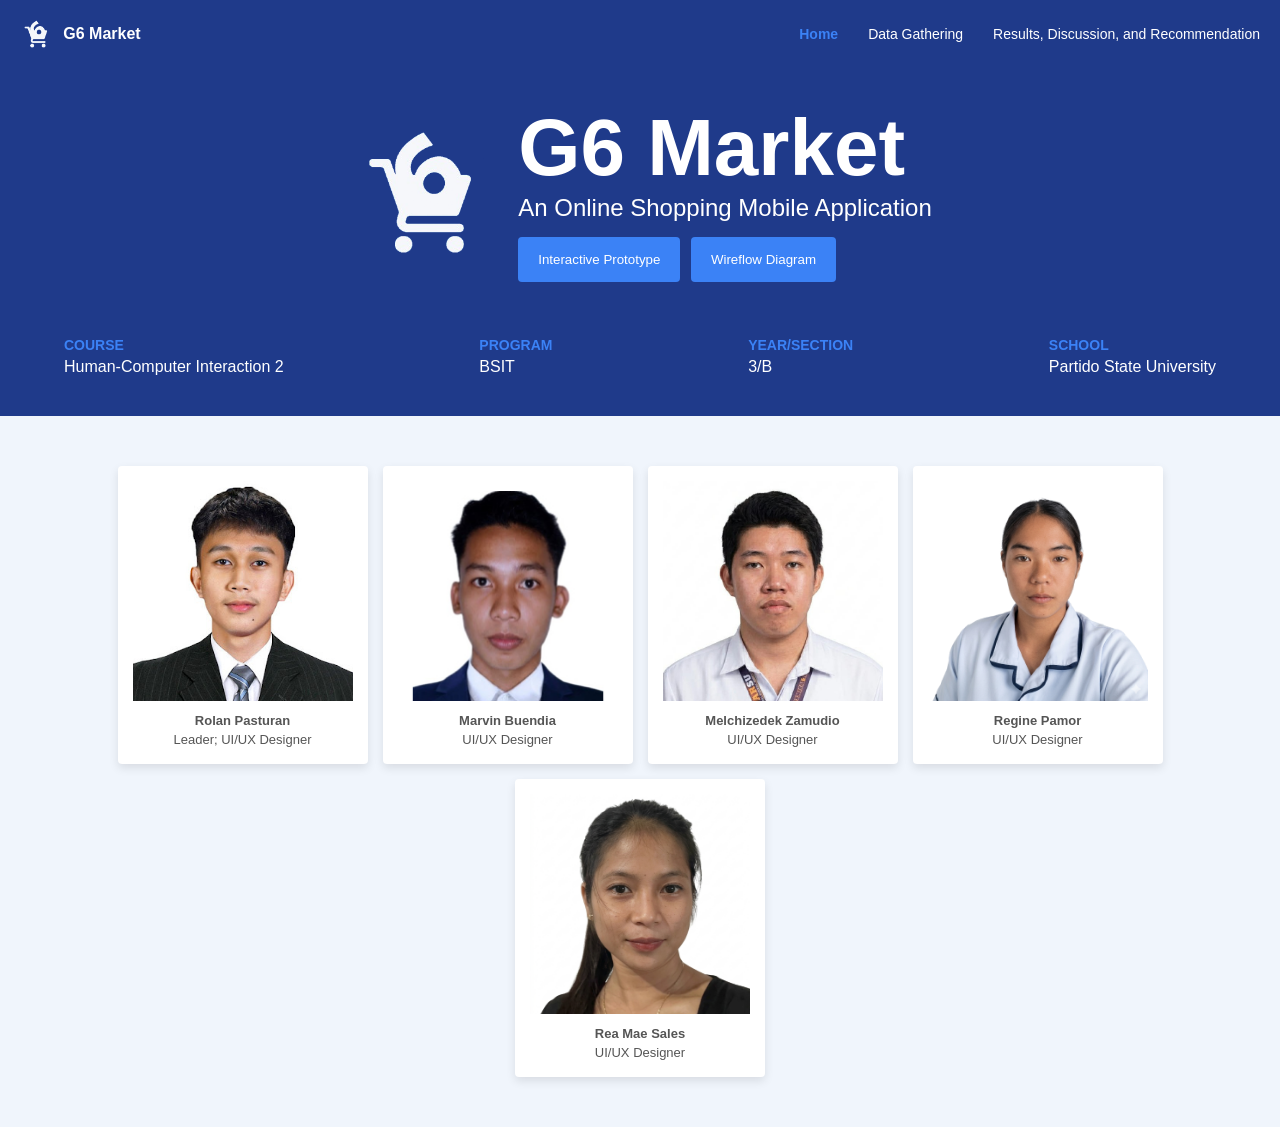
<file: index.html>
<!DOCTYPE html>
<html lang="en">
<head>
    <meta charset="UTF-8">
    <meta name="viewport" content="width=device-width, initial-scale=1.0">
    <title>Home Page G6 Market</title>
    <link rel="stylesheet" href="css/global.css">
    <link rel="stylesheet" href="css/navigationBar.css">
    <link rel="stylesheet" href="css/homepage.css">
</head>
<body>
    <nav>
        <img class="logo" src="images/logo.png">
        <p>G6 Market</p>
        <div class="navbarLinksDiv">
            <a class="HomePage" href="index.html">Home</a>
            <a href="DataGather.html">Data Gathering</a>
            <a href="RDR.html">Results, Discussion, and Recommendation</a>
        </div>
    </nav>

    <div class="containerNaBlueDakula">
        <div class="logoContainerDiv">
            <img src="images/Screenshot_2026-04-14_160748-removebg-preview.png" alt="Logo">
            <div class="prototypeNameDiv">
                <h1>G6 Market</h1>
                <h2>An Online Shopping Mobile Application</h2>
                <a href="https://www.figma.com/proto/oOe07nW4ekujwoCvl5B0O4/Group6-midterm-Project?page-id=0%3A1&node-id=15-67&p=f&viewport=112%2C79%2C0.06&t=UIDznqqWSfPGQ8WP-1&scaling=scale-down&content-scaling=fixed&starting-point-node-id=15%3A67&show-proto-sidebar=1" target="_blank"><Button>Interactive Prototype</Button></a>
                <a href="https://www.figma.com/design/oOe07nW4ekujwoCvl5B0O4/Group6-midterm-Project?node-id=0-1&t=QYbn51VcJAbDunTR-1" target="_blank"><button>Wireflow Diagram</button></a>
            </div>
        </div>
    </div>

    <div class="miniBlueDiv">
        <div class="infoGroup">
            <div class="infoItem">
                <p class="label">COURSE</p>
                <p>Human-Computer Interaction 2</p>
            </div>
            <div class="infoItem">
                <p class="label">PROGRAM</p>
                <p>BSIT</p>
            </div>
            <div class="infoItem">
                <p class="label">YEAR/SECTION</p>
                <p>3/B</p>
            </div>
            <div class="infoItem">
                <p class="label">SCHOOL</p>
                <p>Partido State University</p>
            </div>
        </div>
    </div>
        
    <div class="photoMainContainer">
        <div class="photoANDNameContainer">
            <img class="ProfilePic" src="images/ron.jpg">
            <p class="name">Rolan Pasturan</p>
            <p>Leader; UI/UX Designer</p>
        </div>
        <div class="photoANDNameContainer">
            <img class="ProfilePic" src="images/marvin.png">
            <p class="name">Marvin Buendia</p>
            <p>UI/UX Designer</p>
        </div>
        <div class="photoANDNameContainer">
            <img class="ProfilePic" src="images/zedek.jpg">
            <p class="name">Melchizedek Zamudio</p>
            <p>UI/UX Designer</p>
        </div>
        <div class="photoANDNameContainer">
            <img class="ProfilePic" src="images/regen2.png">
            <p class="name">Regine Pamor</p>
            <p>UI/UX Designer</p>
        </div>
        <div class="photoANDNameContainer">
            <img class="ProfilePic" src="images/rea2.png">
            <p class="name">Rea Mae Sales</p>
            <p>UI/UX Designer</p>
        </div>
    </div>
</body>
</html>
</file>
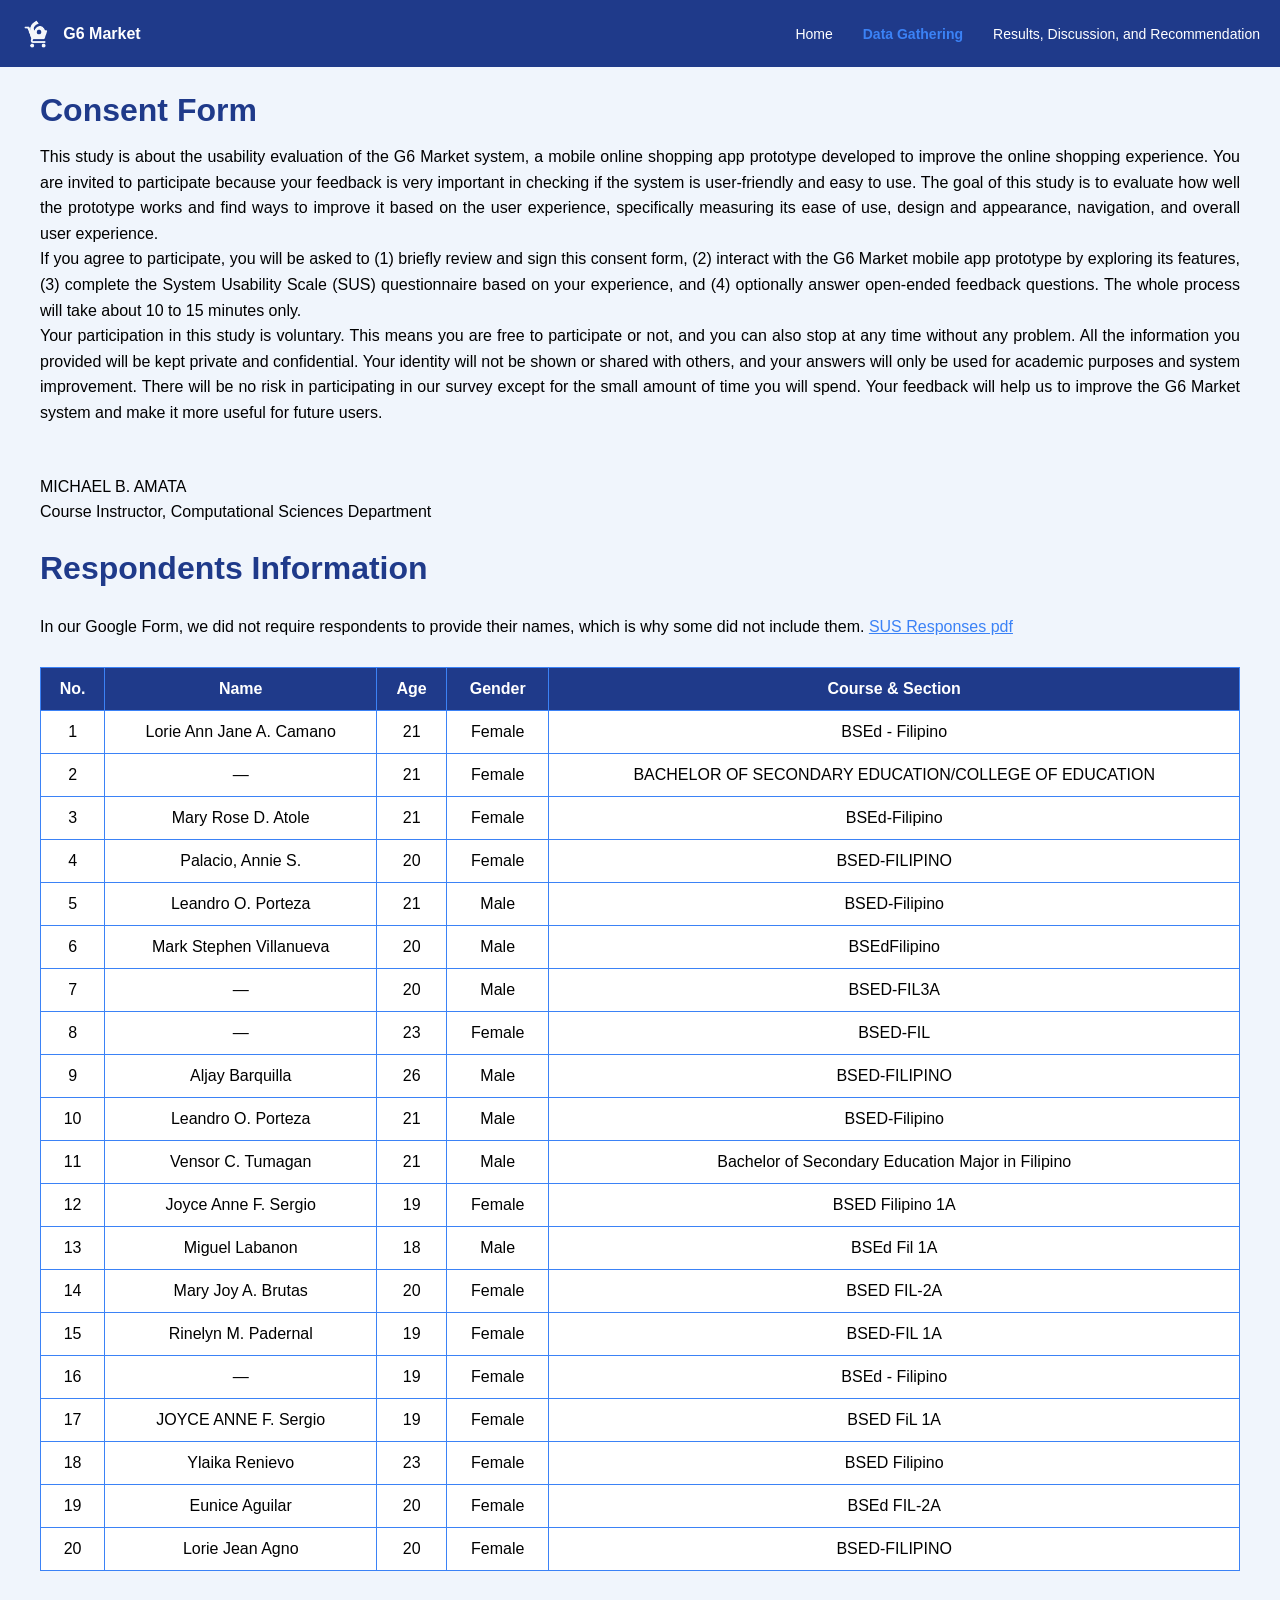
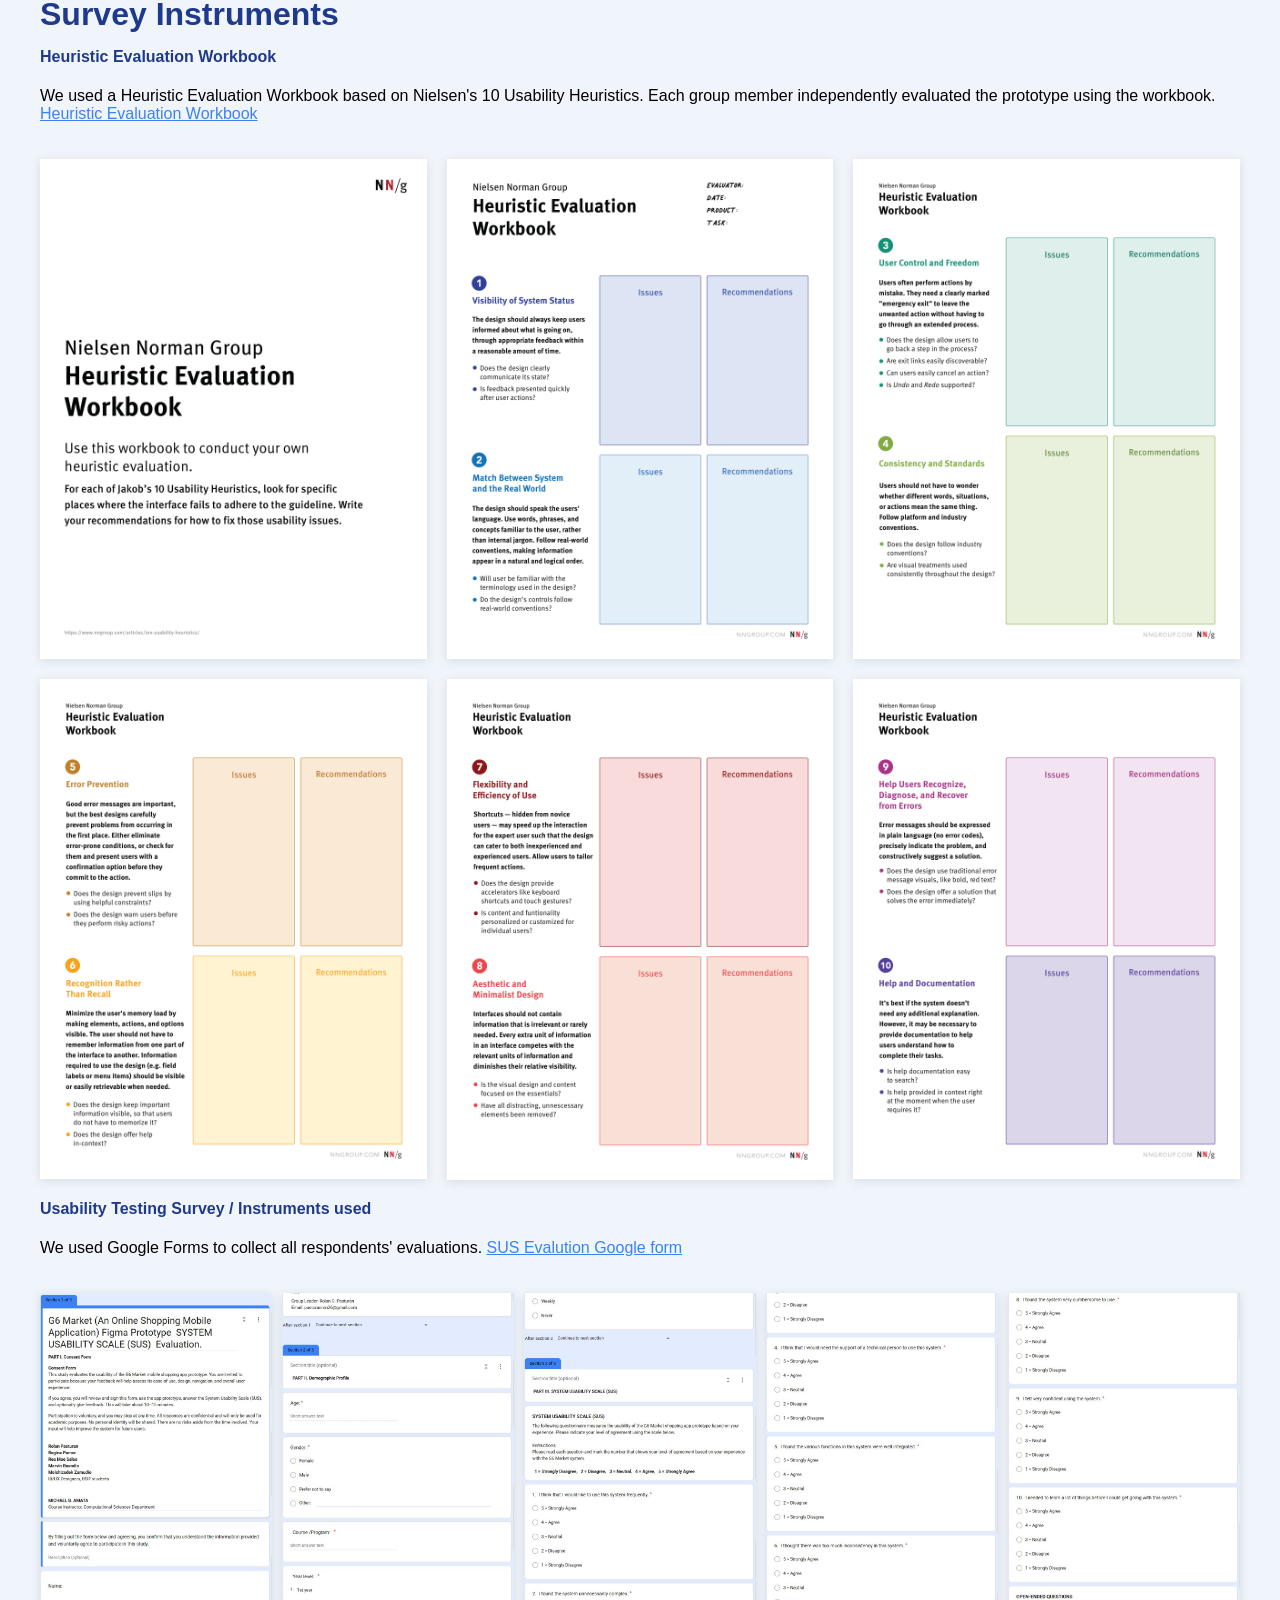
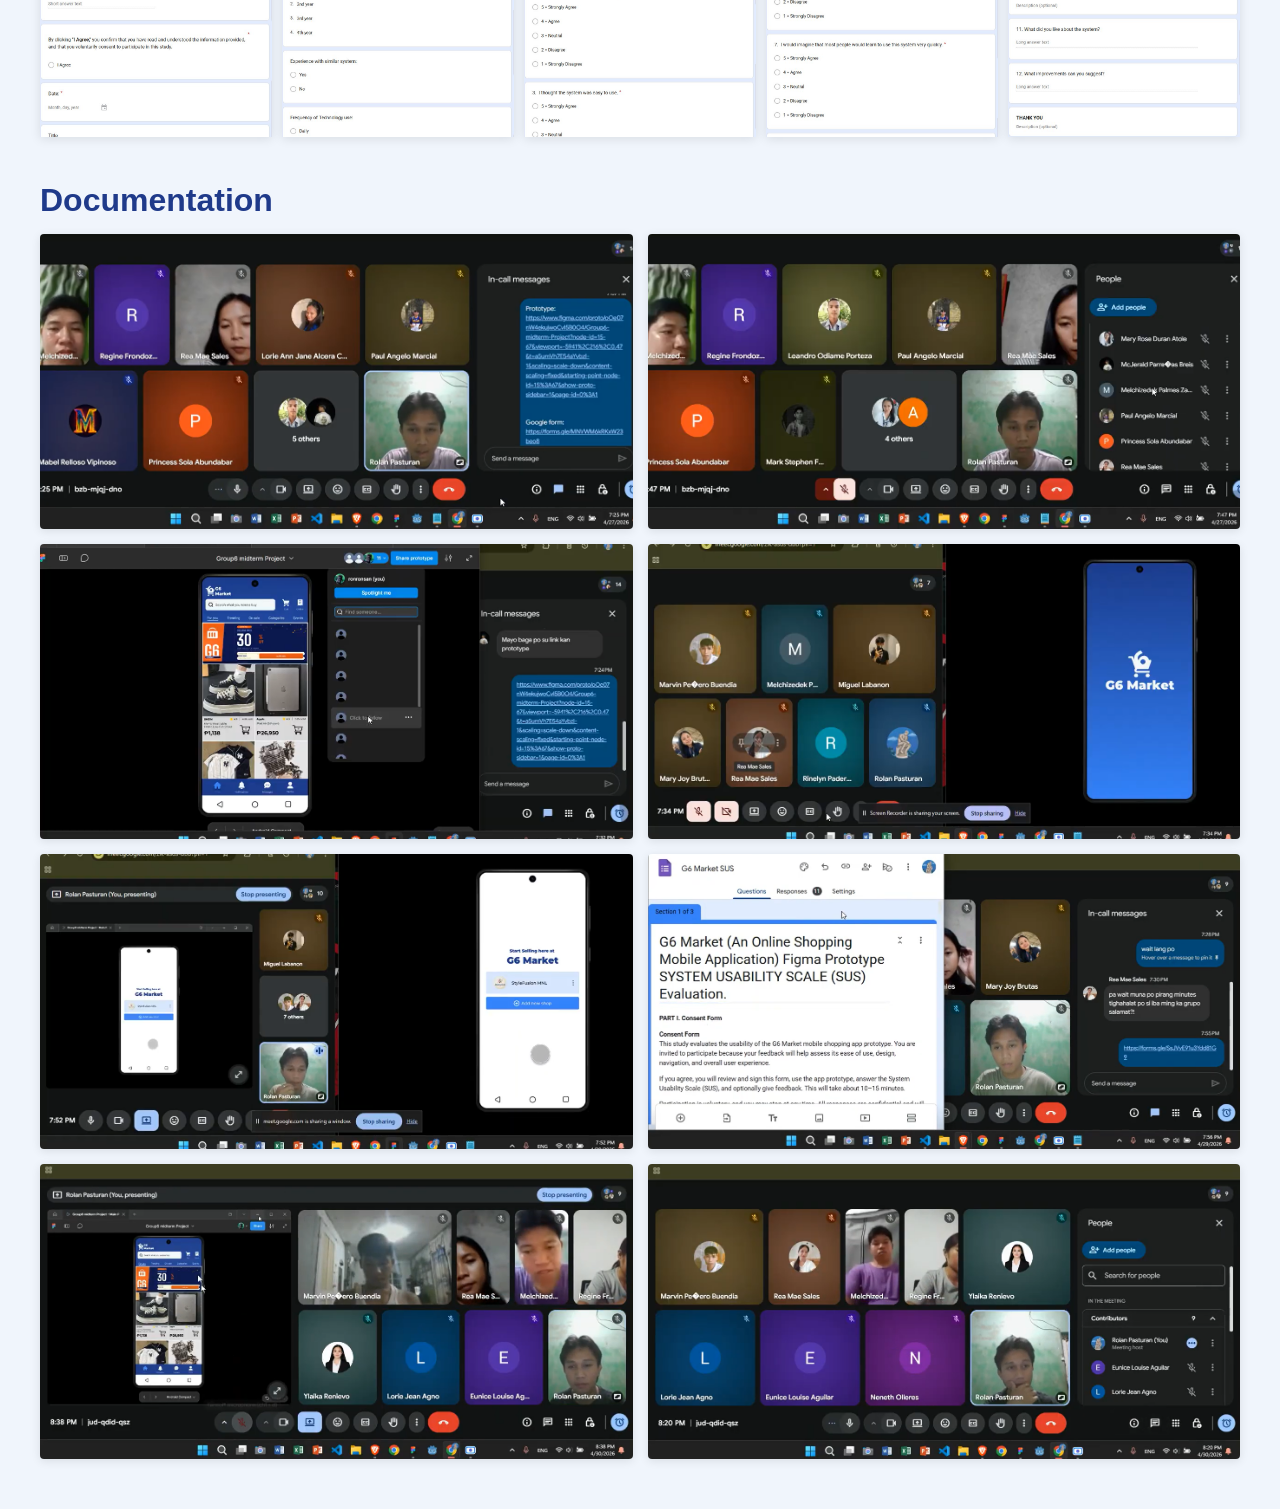
<file: DataGather.html>
<!DOCTYPE html>
<html lang="en">
<head>
    <meta charset="UTF-8">
    <meta name="viewport" content="width=device-width, initial-scale=1.0">
    <title>Data Gathering G6 Market</title>
    <link rel="stylesheet" href="css/global.css">
    <link rel="stylesheet" href="css/navigationBar.css">
    <link rel="stylesheet" href="css/DataGather.css">
</head>
<body>
    <nav>
        <img class="logo" src="images/logo.png">
        <p>
            G6 Market
        </p>
        <div class="navbarLinksDiv">
            <a href="index.html">Home</a>
            <a class="Data" href="DataGather.html">Data Gathering</a>
            <a href="RDR.html">Results, Discussion, and Recommendation</a>
        </div>
    </nav>

    <div class="OverallContainerDiv">
        <div class="consentFormDiv">
            <h1>Consent Form</h1>
            <p>
                This study is about the usability evaluation of the G6 Market system, a mobile online shopping app
                prototype developed to improve the online shopping experience. You are invited to participate because
                your feedback is very important in checking if the system is user-friendly and easy to use. The goal of
                this study is to evaluate how well the prototype works and find ways to improve it based on the user
                experience, specifically measuring its ease of use, design and appearance, navigation, and overall user
                experience. <br>
                If you agree to participate, you will be asked to (1) briefly review and sign this consent form, (2) interact
                with the G6 Market mobile app prototype by exploring its features, (3) complete the System Usability
                Scale (SUS) questionnaire based on your experience, and (4) optionally answer open-ended feedback
                questions. The whole process will take about 10 to 15 minutes only. <br>
                Your participation in this study is voluntary. This means you are free to participate or not, and you can
                also stop at any time without any problem. All the information you provided will be kept private and
                confidential. Your identity will not be shown or shared with others, and your answers will only be
                used for academic purposes and system improvement. There will be no risk in participating in our
                survey except for the small amount of time you will spend. Your feedback will help us to improve the
                G6 Market system and make it more useful for future users.
            </p>
            <br>
            <div>
                <p class="name">
                MICHAEL B. AMATA
                </p>
                <p>Course Instructor, Computational Sciences Department</p>
            </div>
        </div>

        <div class="RespondentsInformationDiv">
            <h1>Respondents Information</h1>
            <p>In our Google Form, we did not require respondents to provide their names, 
                which is why some did not include them. <a href="imgsDocument/G6_Market_SUS_Responses.pdf" target="_blank">SUS Responses pdf</a></p>
            <table>
                <tr>
                    <th>No.</th>
                    <th>Name</th>
                    <th>Age</th>
                    <th>Gender</th>
                    <th>Course & Section</th>
                </tr>

                <tr>
                    <td>1</td>
                    <td>Lorie Ann Jane A. Camano</td>
                    <td>21</td>
                    <td>Female</td>
                    <td>BSEd - Filipino</td>
                </tr>

                <tr>
                    <td>2</td>
                    <td>—</td>
                    <td>21</td>
                    <td>Female</td>
                    <td>BACHELOR OF SECONDARY EDUCATION/COLLEGE OF EDUCATION</td>
                </tr>

                <tr>
                    <td>3</td>
                    <td>Mary Rose D. Atole</td>
                    <td>21</td>
                    <td>Female</td>
                    <td>BSEd-Filipino</td>
                </tr>

                <tr>
                    <td>4</td>
                    <td>Palacio, Annie S.</td>
                    <td>20</td>
                    <td>Female</td>
                    <td>BSED-FILIPINO</td>
                </tr>

                <tr>
                    <td>5</td>
                    <td>Leandro O. Porteza</td>
                    <td>21</td>
                    <td>Male</td>
                    <td>BSED-Filipino</td>
                </tr>

                <tr>
                    <td>6</td>
                    <td>Mark Stephen Villanueva</td>
                    <td>20</td>
                    <td>Male</td>
                    <td>BSEdFilipino</td>
                </tr>

                <tr>
                    <td>7</td>
                    <td>—</td>
                    <td>20</td>
                    <td>Male</td>
                    <td>BSED-FIL3A</td>
                </tr>

                <tr>
                    <td>8</td>
                    <td>—</td>
                    <td>23</td>
                    <td>Female</td>
                    <td>BSED-FIL</td>
                </tr>

                <tr>
                    <td>9</td>
                    <td>Aljay Barquilla</td>
                    <td>26</td>
                    <td>Male</td>
                    <td>BSED-FILIPINO</td>
                </tr>

                <tr>
                    <td>10</td>
                    <td>Leandro O. Porteza</td>
                    <td>21</td>
                    <td>Male</td>
                    <td>BSED-Filipino</td>
                </tr>

                <tr>
                    <td>11</td>
                    <td>Vensor C. Tumagan</td>
                    <td>21</td>
                    <td>Male</td>
                    <td>Bachelor of Secondary Education Major in Filipino</td>
                </tr>

                <tr>
                    <td>12</td>
                    <td>Joyce Anne F. Sergio</td>
                    <td>19</td>
                    <td>Female</td>
                    <td>BSED Filipino 1A</td>
                </tr>

                <tr>
                    <td>13</td>
                    <td>Miguel Labanon</td>
                    <td>18</td>
                    <td>Male</td>
                    <td>BSEd Fil 1A</td>
                </tr>

                <tr>
                    <td>14</td>
                    <td>Mary Joy A. Brutas</td>
                    <td>20</td>
                    <td>Female</td>
                    <td>BSED FIL-2A</td>
                </tr>

                <tr>
                    <td>15</td>
                    <td>Rinelyn M. Padernal</td>
                    <td>19</td>
                    <td>Female</td>
                    <td>BSED-FIL 1A</td>
                </tr>

                <tr>
                    <td>16</td>
                    <td>—</td>
                    <td>19</td>
                    <td>Female</td>
                    <td>BSEd - Filipino</td>
                </tr>

                <tr>
                    <td>17</td>
                    <td>JOYCE ANNE F. Sergio</td>
                    <td>19</td>
                    <td>Female</td>
                    <td>BSED FiL 1A</td>
                </tr>

                <tr>
                    <td>18</td>
                    <td>Ylaika Renievo</td>
                    <td>23</td>
                    <td>Female</td>
                    <td>BSED Filipino</td>
                </tr>

                <tr>
                    <td>19</td>
                    <td>Eunice Aguilar</td>
                    <td>20</td>
                    <td>Female</td>
                    <td>BSEd FIL-2A</td>
                </tr>

                <tr>
                    <td>20</td>
                    <td>Lorie Jean Agno</td>
                    <td>20</td>
                    <td>Female</td>
                    <td>BSED-FILIPINO</td>
                </tr>

            </table>
        </div>

       <div class="SurveyInstrumentsDiv">
            <h1>Survey Instruments</h1>
                <div>
                    <h4>Heuristic Evaluation Workbook</h4>
                    <p>We used a Heuristic Evaluation Workbook based on Nielsen's 10 Usability Heuristics. 
                        Each group member independently evaluated the prototype using the workbook. <a href="workbooks/Heuristic_Evaluation_Workbook_1_Fillable.pdf" target="_blank">Heuristic Evaluation Workbook</a></p>
                        <div class="HEWgrid">
                            <img src="images/heuristic_page_1.png" alt="">
                            <img src="images/heuristic_page_2.png" alt="">
                            <img src="images/heuristic_page_3.png" alt="">
                            <img src="images/heuristic_page_4.png" alt="">
                            <img src="images/heuristic_page_5.png" alt="">
                            <img src="images/heuristic_page_6.png" alt="">
                        </div>
                    
                    <h4>Usability Testing Survey / Instruments used</h4>
                    <p>We used Google Forms to collect all respondents' evaluations. <a href="workbooks/G6_Market_SUS_Evaluation.pdf" target="_blank">SUS Evalution Google form</a></p>
                        <div class="SUSgrid">
                            <img src="images/section_1.png" alt="">
                            <img src="images/section_2.png" alt="">
                            <img src="images/section_3.png" alt="">
                            <img src="images/section_4.png" alt="">
                            <img src="images/section_5.png" alt="">
                        </div>
                </div>
       </div>

       <div class="DocumentationDiv">
            <h1>Documentation</h1>
            <div class="photodocuContainerDiv">
                <img src="imgsDocument/first batch 1.png">
                <img src="imgsDocument/first batch 2.png">
                <img src="imgsDocument/first batch 3.png">
                <img src="imgsDocument/second batch 1.png">
                <img src="imgsDocument/second batch 2.png">

                <img src="imgsDocument/second batch 3.png">
                <img src="imgsDocument/third batch 1.png">
                <img src="imgsDocument/third batch 2.png">
            </div>
       </div>
    </div>
    
    
</body>
</html>
</file>
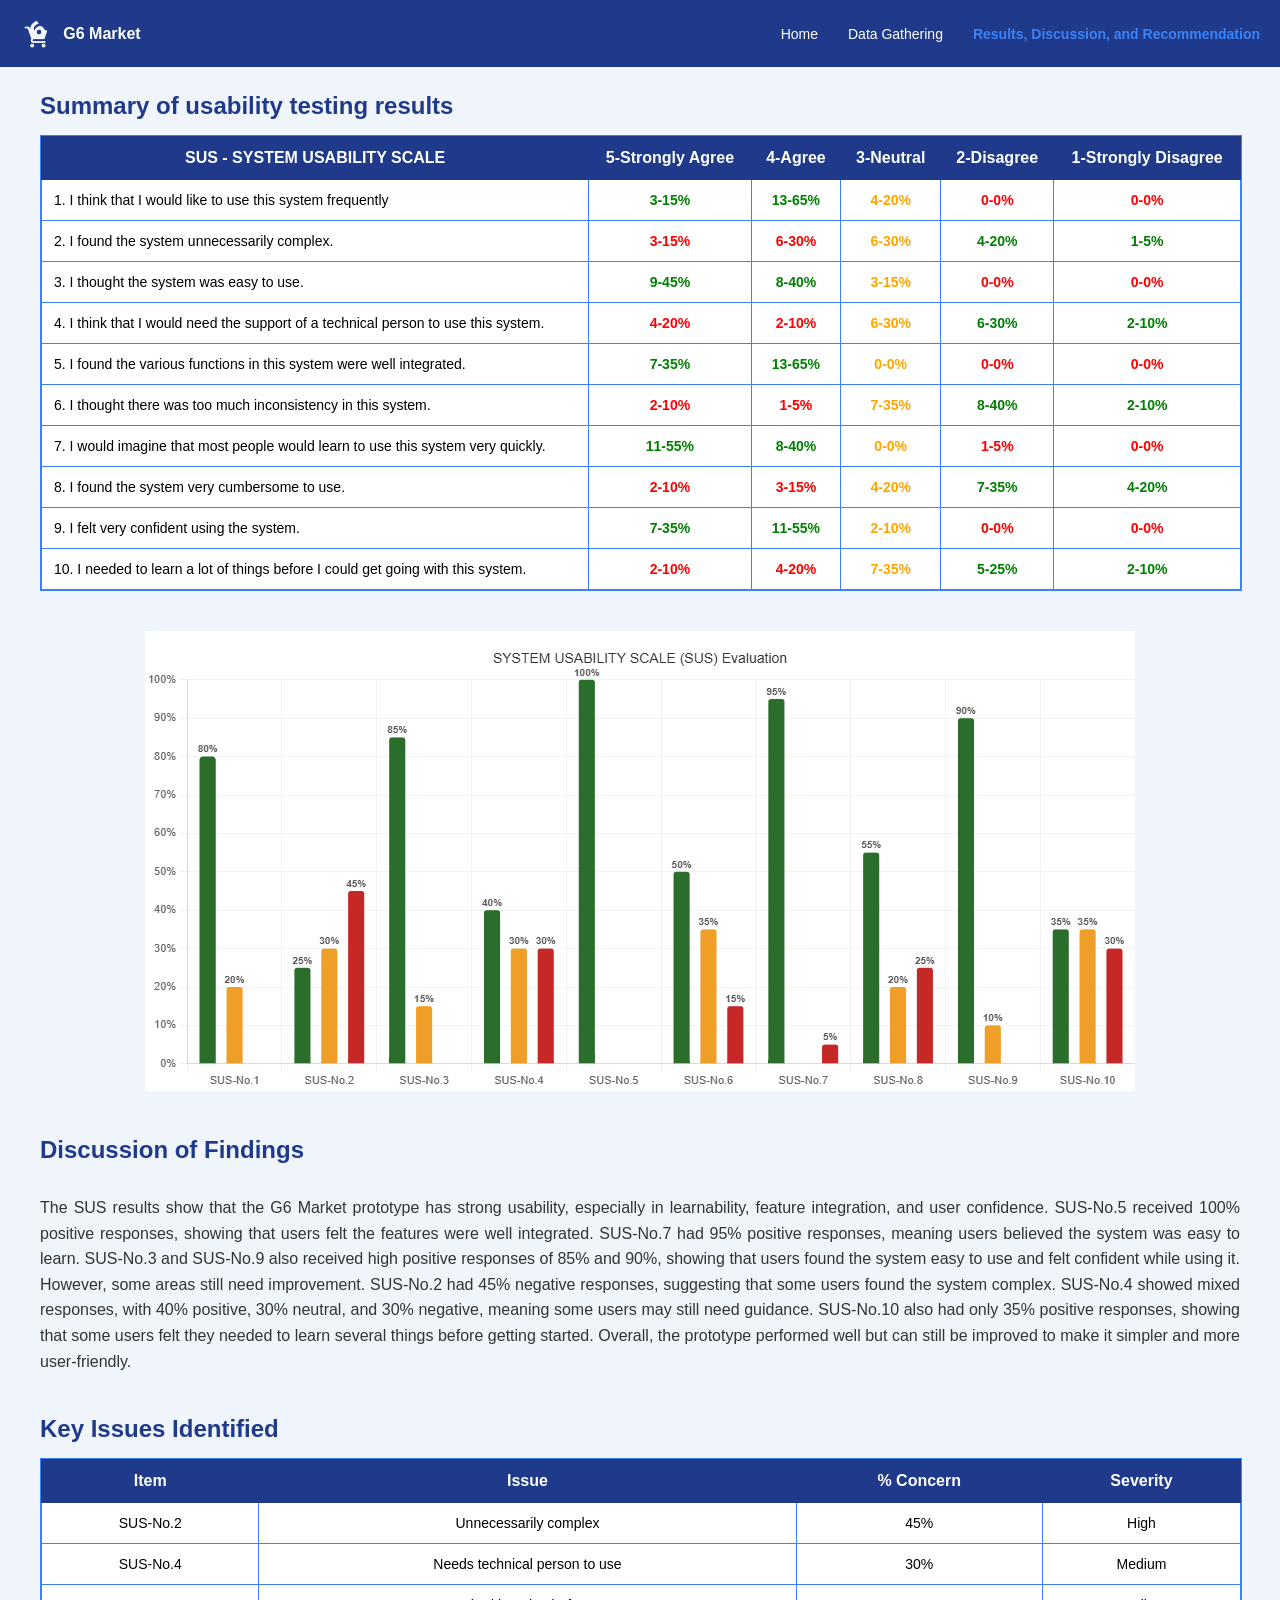
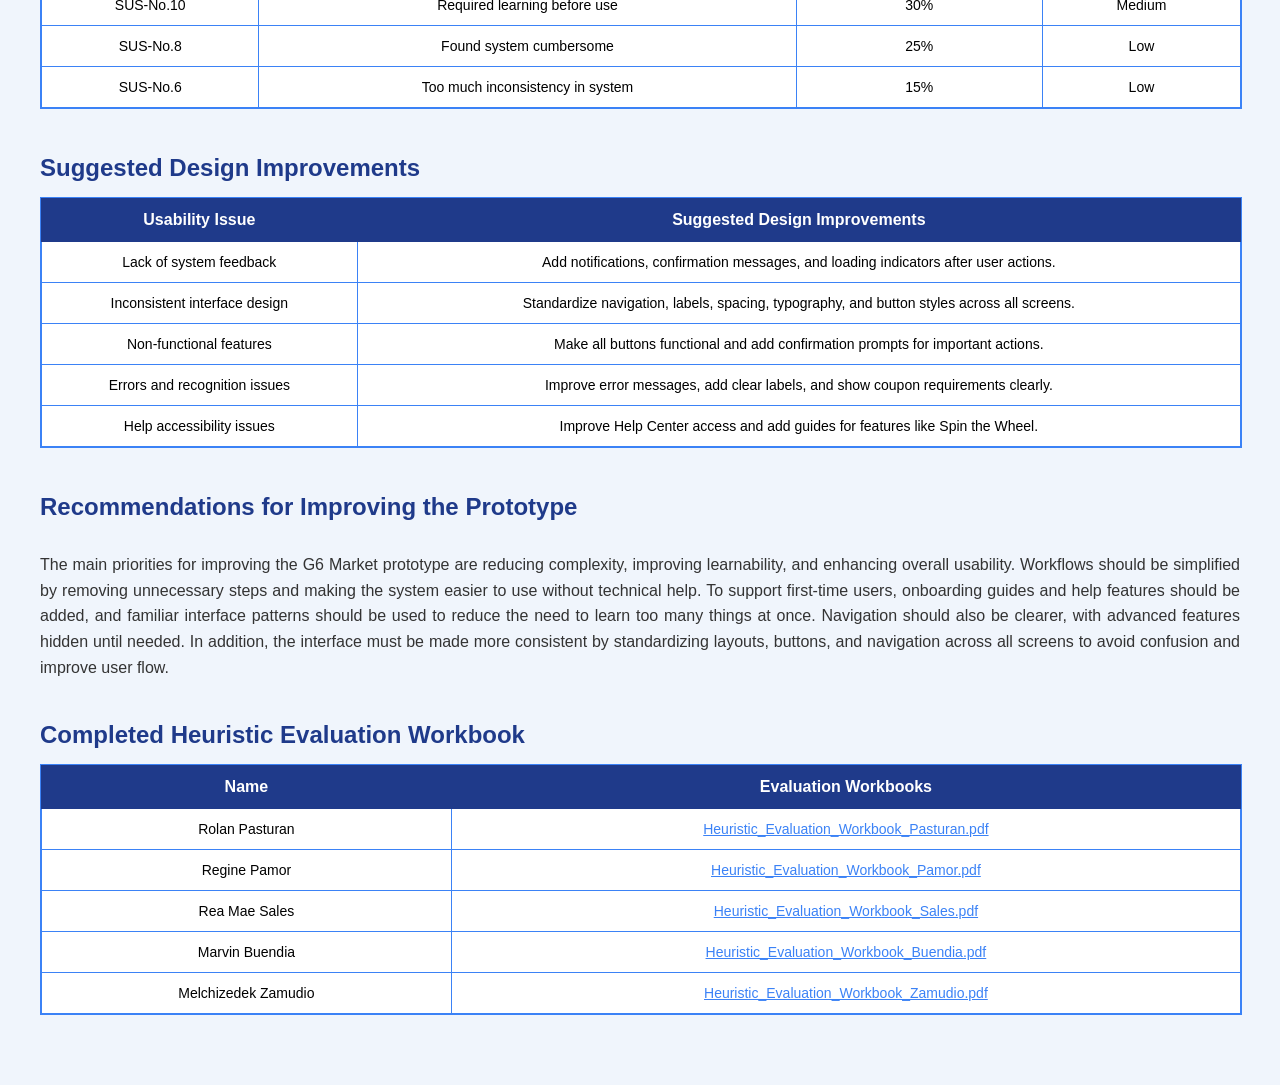
<file: RDR.html>
<!DOCTYPE html>
<html lang="en">
<head>
    <meta charset="UTF-8">
    <meta name="viewport" content="width=device-width, initial-scale=1.0">
    <title>Results, Discussion, and Recommendation G6 Market</title>
    <link rel="stylesheet" href="css/global.css">
    <link rel="stylesheet" href="css/navigationBar.css">
    <link rel="stylesheet" href="css/RDR.css">
</head>
<body>
    <nav>
        <img class="logo" src="images/logo.png">
        <p>G6 Market</p>
        <div class="navbarLinksDiv">
            <a href="index.html">Home</a>
            <a href="DataGather.html">Data Gathering</a>
            <a class="RDR" href="RDR.html">Results, Discussion, and Recommendation</a>
        </div>
    </nav>
    
    <div class="mainContenairDiv">
        <div class="SummaryOfUsabilityTestingResultsDiv">
            <h1>Summary of usability testing results</h1>
            <div class="table-wrapper">
                <table>
                    <tr>
                        <th>SUS - SYSTEM USABILITY SCALE</th>
                        <th>5-Strongly Agree</th>
                        <th>4-Agree</th>
                        <th>3-Neutral</th>
                        <th>2-Disagree</th>
                        <th>1-Strongly Disagree</th>
                    </tr>

                    <tr>
                        <td class="SUSQ">1. I think that I would like to use this system frequently</td>
                        <td class="green">3-15%</td>
                        <td class="green">13-65%</td>
                        <td class="orange">4-20%</td>
                        <td class="red">0-0%</td>
                        <td class="red">0-0%</td>
                    </tr>

                    <tr>
                        <td class="SUSQ">2. I found the system unnecessarily complex.</td>
                        <td class="red">3-15%</td>
                        <td class="red">6-30%</td>
                        <td class="orange">6-30%</td>
                        <td class="green">4-20%</td>
                        <td class="green">1-5%</td>
                    </tr>

                    <tr>
                        <td class="SUSQ">3. I thought the system was easy to use.</td>
                        <td class="green">9-45%</td>
                        <td class="green">8-40%</td>
                        <td class="orange">3-15%</td>
                        <td class="red">0-0%</td>
                        <td class="red">0-0%</td>
                    </tr>

                    <tr>
                        <td class="SUSQ">4. I think that I would need the support of a technical person to use this system.</td>
                        <td class="red">4-20%</td>
                        <td class="red">2-10%</td>
                        <td class="orange">6-30%</td>
                        <td class="green">6-30%</td>
                        <td class="green">2-10%</td>
                    </tr>

                    <tr>
                        <td class="SUSQ">5. I found the various functions in this system were well integrated.</td>
                        <td class="green">7-35%</td>
                        <td class="green">13-65%</td>
                        <td class="orange">0-0%</td>
                        <td class="red">0-0%</td>
                        <td class="red">0-0%</td>
                    </tr>

                    <tr>
                        <td class="SUSQ">6. I thought there was too much inconsistency in this system.</td>
                        <td class="red">2-10%</td>
                        <td class="red">1-5%</td>
                        <td class="orange">7-35%</td>
                        <td class="green">8-40%</td>
                        <td class="green">2-10%</td>
                    </tr>

                    <tr>
                        <td class="SUSQ">7. I would imagine that most people would learn to use this system very quickly.</td>
                        <td class="green">11-55%</td>
                        <td class="green">8-40%</td>
                        <td class="orange">0-0%</td>
                        <td class="red">1-5%</td>
                        <td class="red">0-0%</td>
                    </tr>

                    <tr>
                        <td class="SUSQ">8. I found the system very cumbersome to use.</td>
                        <td class="red">2-10%</td>
                        <td class="red">3-15%</td>
                        <td class="orange">4-20%</td>
                        <td class="green">7-35%</td>
                        <td class="green">4-20%</td>
                    </tr>

                    <tr>
                        <td class="SUSQ">9. I felt very confident using the system.</td>
                        <td class="green">7-35%</td>
                        <td class="green">11-55%</td>
                        <td class="orange">2-10%</td>
                        <td class="red">0-0%</td>
                        <td class="red">0-0%</td>
                    </tr>

                    <tr>
                        <td class="SUSQ">10. I needed to learn a lot of things before I could get going with this system.</td>
                        <td class="red">2-10%</td>
                        <td class="red">4-20%</td>
                        <td class="orange">7-35%</td>
                        <td class="green">5-25%</td>
                        <td class="green">2-10%</td>
                    </tr>
                </table>
            </div>
            <img src="imgsDocument/sus_grouped_chart.png" alt="SUS Chart">
        </div>

        <div class="DiscussionOfFindingsDiv">
            <h1>Discussion of Findings</h1>
            <p>
                The SUS results show that the G6 Market prototype has strong usability, especially in learnability, feature integration, and user confidence. SUS-No.5 received 100% positive responses, showing that users felt the features were well integrated. SUS-No.7 had 95% positive responses, meaning users believed the system was easy to learn. SUS-No.3 and SUS-No.9 also received high positive responses of 85% and 90%, showing that users found the system easy to use and felt confident while using it.

However, some areas still need improvement. SUS-No.2 had 45% negative responses, suggesting that some users found the system complex. SUS-No.4 showed mixed responses, with 40% positive, 30% neutral, and 30% negative, meaning some users may still need guidance. SUS-No.10 also had only 35% positive responses, showing that some users felt they needed to learn several things before getting started. Overall, the prototype performed well but can still be improved to make it simpler and more user-friendly.

            </p>
        </div>

        <div class="KeyIssuesIdentifiedDiv">
            <h1>Key Issues Identified</h1>
            <div class="table-wrapper">
                <table>
                    <tr>
                        <th>Item</th>
                        <th>Issue</th>
                        <th>% Concern</th>
                        <th>Severity</th>
                    </tr>
                    <tr>
                        <td>SUS-No.2</td>
                        <td>Unnecessarily complex</td>
                        <td>45%</td>
                        <td>High</td>
                    </tr>
                    <tr>
                        <td>SUS-No.4</td>
                        <td>Needs technical person to use</td>
                        <td>30%</td>
                        <td>Medium</td>
                    </tr>
                    <tr>
                        <td>SUS-No.10</td>
                        <td>Required learning before use</td>
                        <td>30%</td>
                        <td>Medium</td>
                    </tr>
                    <tr>
                        <td>SUS-No.8</td>
                        <td>Found system cumbersome</td>
                        <td>25%</td>
                        <td>Low</td>
                    </tr>
                    <tr>
                        <td>SUS-No.6</td>
                        <td>Too much inconsistency in system</td>
                        <td>15%</td>
                        <td>Low</td>
                    </tr>
                </table>
            </div>
        </div>

        <div class="SuggestedDesignImprovementsDiv">
            <h1>Suggested Design Improvements</h1>
            <div class="table-wrapper">
                <table>
                    <tr>
                        <th>Usability Issue</th>
                        <th>Suggested Design Improvements</th>
                    </tr>
                    <tr>
                        <td>Lack of system feedback</td>
                        <td>Add notifications, confirmation messages, and loading indicators after user actions.</td>
                    </tr>
                    
                    <tr>
                        <td>Inconsistent interface design</td>
                        <td>Standardize navigation, labels, spacing, typography, and button styles across all screens.</td>
                    </tr>
                    <tr>
                        <td>Non-functional features</td>
                        <td>Make all buttons functional and add confirmation prompts for important actions.</td>
                    </tr>
                    <tr>
                        <td>Errors and recognition issues</td>
                        <td>Improve error messages, add clear labels, and show coupon requirements clearly.</td>
                    </tr>
                    <tr>
                        <td>Help accessibility issues</td>
                        <td>Improve Help Center access and add guides for features like Spin the Wheel.</td>
                    </tr>
                </table>
            </div>
        </div>

        <div class="RecommendationsForImprovingThePrototypeDiv">
            <h1>Recommendations for Improving the Prototype</h1>
            <p>
                The main priorities for improving the G6 Market prototype are reducing complexity, improving learnability, and enhancing overall usability. Workflows should be simplified by removing unnecessary steps and making the system easier to use without technical help.

To support first-time users, onboarding guides and help features should be added, and familiar interface patterns should be used to reduce the need to learn too many things at once. Navigation should also be clearer, with advanced features hidden until needed.

In addition, the interface must be made more consistent by standardizing layouts, buttons, and navigation across all screens to avoid confusion and improve user flow.
            </p>
        </div>

        <div class="CompletedHeuristicEvaluationWorkbookDiv">
            <h1>Completed Heuristic Evaluation Workbook</h1>
            <div class="table-wrapper">
                <table>
                    <tr>
                        <th>Name</th>
                        <th>Evaluation Workbooks</th>
                    </tr>
                    <tr>
                        <td>Rolan Pasturan</td>
                        <td><a href="workbooks/Heuristic_Evaluation_Workbook_Pasturan.pdf" target="_blank">Heuristic_Evaluation_Workbook_Pasturan.pdf</a></td>
                    </tr>
                    <tr>
                        <td>Regine Pamor</td>
                        <td><a href="workbooks/Heuristic_Evaluation_Workbook_Pamor.pdf" target="_blank">Heuristic_Evaluation_Workbook_Pamor.pdf</a></td>
                    </tr>
                    <tr>
                        <td>Rea Mae Sales</td>
                        <td><a href="workbooks/Heuristic_Evaluation_Workbook_Sales, R.pdf" target="_blank">Heuristic_Evaluation_Workbook_Sales.pdf</a></td>
                    </tr>
                    <tr>
                        <td>Marvin Buendia</td>
                        <td><a href="workbooks/Heuristic_Evaluation_Workbook_BUENDIA.pdf" target="_blank">Heuristic_Evaluation_Workbook_Buendia.pdf</a></td>
                    </tr>
                    <tr>
                        <td>Melchizedek Zamudio</td>
                        <td><a href="workbooks/Heuristic_Evaluation_Workbook_Zamudio.pdf" target="_blank">Heuristic_Evaluation_Workbook_Zamudio.pdf</a></td>
                    </tr>
                </table>
            </div>
        </div>
    </div>
</body>
</html>
</file>
<file: css/global.css>
* {
    font-family: Verdana, Geneva, Tahoma, sans-serif;
}

body {
    margin: 0;
    padding-top: 67px;
    background-color: #f0f5fc;
}
</file>
<file: css/navigationBar.css>
nav {
    background-color: #1F3A8A;
    height: 67px;
    position: fixed;
    top: 0;
    width: 100%;
    display: flex;
    align-items: center;
    padding: 0 20px;
    box-sizing: border-box;
    z-index: 1000;
}

.logo {
    height: 30px;
    width: auto;
    margin-right: 10px;
}

nav p {
    color: white;
    font-weight: bold;
    margin: 0;
}

.navbarLinksDiv {
    display: flex;
    gap: 30px;
    margin-left: auto;
}

nav a {
    color: white;
    text-decoration: none;
    font-size: 14px;
}

nav a:hover {
    color: #3B82F6;
}

@media (max-width: 768px) {
    .navbarLinksDiv { gap: 15px; }
    nav a { font-size: 12px; }
}
</file>
<file: css/homepage.css>
/* Header Section */
.containerNaBlueDakula {
    display: flex;
    align-items: center;
    justify-content: center;
    background-color: #1F3A8A;
    min-height: 250px;
    width: 100%;
    padding: 20px;
    box-sizing: border-box;
}

.logoContainerDiv {
    display: flex;
    justify-content: center;
    align-items: center;
    gap: 20px;
}

.logoContainerDiv img {
    width: 150px;
    height: auto;
}

.prototypeNameDiv h1 {
    font-size: 80px;
    margin: 0;
    color: white;
}

.prototypeNameDiv h2 {
    margin: 0;
    color: white;
    font-weight: lighter;
}

.prototypeNameDiv button {
    background-color:#3B82F6;
    color: white;
    text-decoration: none;
    border: none;
    padding: 15px 20px;
    border-radius: 4px;
    margin-top: 15px;
    margin-right: 6px;
    transition: background-color 0.25s ease, color 0.25s ease;
}

.prototypeNameDiv button:hover {
    background-color: #1F3A8A;
    border: solid;
    border-color: #3B82F6;
    color:#3B82F6;
    padding: 13px 18px;
    cursor: pointer;
    border-width: 2px;
}

/* Info Section (Course/Program) */
.miniBlueDiv {
    background-color: #1F3A8A;
    display: flex;
    justify-content: center;
    padding: 20px 0 40px 0;
}

.infoGroup {
    display: flex;
    width: 90%;
    max-width: 1200px;
    justify-content: space-between;
}

.infoItem .label {
    color: #3B82F6;
    font-weight: bold;
    font-size: 14px;
    margin-bottom: 5px;
}

.infoItem p {
    margin: 0;
    color: white;
}

.HomePage {
    color:#3B82F6;
    font-weight: bold;
}

/* Team Cards Section */
.photoMainContainer {
    display: flex;
    flex-wrap: wrap;
    align-items: flex-start;
    background-color: #f0f5fc;
    justify-content: center;
    padding: 50px 20px;
    gap: 15px;
}

.photoANDNameContainer {
    background-color: white;
    display: flex;
    flex-direction: column;
    align-items: center;
    padding: 15px;
    width: 220px;
    border-radius: 4px;
    box-shadow: 0 4px 10px rgba(0,0,0,0.1);
}

.ProfilePic {
    height: 220px;
    width: 100%;
    object-fit: cover;
    margin-bottom: 10px;
}

.name {
    color: #1F3A8A;
    font-weight: bold;
}

.photoANDNameContainer p {
    margin: 2px 0;
    font-size: 13px;
    color: #555;
}

/* RESPONSIVE DESIGN */
@media (max-width: 768px) {
    .prototypeNameDiv h1 { font-size: 40px; }
    
    .infoGroup {
        flex-direction: column;
        gap: 20px;
        text-align: center;
    }
}
</file>
<file: css/DataGather.css>
/* Base Styles */
body {
    padding-bottom: 50px;
}

.Data {
    color: #3B82F6;
    font-weight: bold;
}

h1, h4 {
    color: #1F3A8A;
    margin: 0;
}

h4 {
    padding-bottom: 5px;
}

/* Layout Containers */
.OverallContainerDiv {
    display: flex;
    flex-direction: column;
    align-items: center;
    padding: 0 20px; /* Adds space on the sides for mobile */
}

.consentFormDiv,
.RespondentsInformationDiv,
.SurveyInstrumentsDiv,
.DocumentationDiv {
    display: flex;
    flex-direction: column;
    justify-content: center;
    gap: 15px;
    width: 100%;
    max-width: 1200px; /* Replaces fixed 1300px */
    margin-top: 25px;
}

.RespondentsInformationDiv a,
.SurveyInstrumentsDiv a {
    color: #3B82F6;
}

.RespondentsInformationDiv a:hover,
.SurveyInstrumentsDiv a:hover {
    font-weight: bold;
    font-size: 15px;
    font-style: italic;
    color: #1F3A8A;
}

.consentFormDiv p {
    color: black;
    margin: 0;
    text-align: justify;
    line-height: 1.6;
}

/* Table Responsiveness */
.RespondentsInformationDiv {
    overflow-x: auto; /* Allows table to scroll sideways on tiny phones */
}

table {
    width: 100%;
    border-collapse: collapse;
    min-width: 600px; /* Prevents table from squishing too much */
}

th, td {
    border: 1px solid #3B82F6;
    padding: 12px;
    text-align: center;
}

th {
    background-color: #1F3A8A;
    color: white;
}

td {
    background-color: white;
}

/* Documentation Grid */
.photodocuContainerDiv {
    display: grid;
    grid-template-columns: repeat(2, 1fr); /* 2 columns */
    gap: 15px;
    width: 100%;
}

.photodocuContainerDiv img {
    width: 100%;
    height: 295px;          /* fixed, not auto */
    object-fit: cover;      /* cover, not fill */
    box-shadow: 0 2px 10px rgba(0,0,0,0.1);
    border-radius: 4px;
}

/* Survey Instrument Grids */
.HEWgrid {
    display: grid;
    grid-template-columns: repeat(3, 1fr); /* 3 columns on desktop */
    gap: 20px;
    padding: 20px 0;
}

.SUSgrid {
    display: grid;
    grid-template-columns: repeat(5, 1fr); /* 5 columns on desktop */
    gap: 10px;
    padding: 20px 0;
}

.HEWgrid img, .SUSgrid img {
    width: 100%;
    height: auto;
    box-shadow: 0 2px 10px rgba(0,0,0,0.1);
}

/* --- MEDIA QUERIES --- */

/* Tablets */
@media (max-width: 1024px) {
    .HEWgrid {
        grid-template-columns: repeat(2, 1fr);
    }
    .SUSgrid {
        grid-template-columns: repeat(3, 1fr);
    }
}

/* Mobile Phones */
@media (max-width: 768px) {
    .photodocuContainerDiv {
        grid-template-columns: 1fr; /* Stack images vertically */
    }

    .HEWgrid, .SUSgrid {
        grid-template-columns: repeat(1, 1fr); /* Stack images vertically */
    }

    h1 {
        font-size: 24px;
        text-align: center;
    }

    .consentFormDiv p {
        font-size: 14px;
    }
}
</file>
<file: css/RDR.css>
/* Base Styles */
body {
    padding-bottom: 50px;
}

.RDR {
    color: #3B82F6;
    font-weight: bold;
}

.mainContenairDiv {
    display: flex;
    flex-direction: column;
    align-items: center;
    padding: 0 20px; /* Side padding for mobile breathing room */
}

.SummaryOfUsabilityTestingResultsDiv,
.SuggestedDesignImprovementsDiv,
.RecommendationsForImprovingThePrototypeDiv,
.DiscussionOfFindingsDiv,
.KeyIssuesIdentifiedDiv,
.CompletedHeuristicEvaluationWorkbookDiv {
    display: flex;
    flex-direction: column;
    width: 100%;
    max-width: 1200px; /* Flexible max-width instead of fixed 1300px */
    margin-top: 25px;
}

.mainContenairDiv h1 {
    color: #1F3A8A;
    margin: 0 0 15px 0;
    font-size: 24px;
}

/* Table Wrapper for Mobile Scrolling */
.table-wrapper {
    width: 100%;
    overflow-x: auto;
    border: 1px solid #3B82F6;
    margin-bottom: 20px;
}

table {
    width: 100%;
    border-collapse: collapse;
    min-width: 700px; /* Ensures table data doesn't squish too small */
}

td {
    border: 1px solid #3B82F6;
    padding: 12px;
    text-align: center;
    background-color: white;
    font-size: 14px;
}

th {
    background-color: #1F3A8A;
    color: white;
    padding: 12px;
    text-align: center;
    border: 1px solid #1F3A8A;
}

.SUSQ {
    text-align: left;
    min-width: 300px;
}

/* Color Coding */
.green { color: #059669; font-weight: bold; }
.red { color: #dc2626; font-weight: bold; }
.orange { color: #d97706; font-weight: bold; }

/* Image Responsiveness */
.SummaryOfUsabilityTestingResultsDiv img {
    max-width: 100%;
    height: auto;
    display: block;
    margin: 20px auto;
}

/* Discussion text styling */
p {
    text-align: justify;
    line-height: 1.6;
    color: #333;
}

td a {
    color: #3B82F6;
}

td a:hover {
    font-weight: bold;
    font-size: 12px;
    font-style: italic;
    color: #1F3A8A;
}

.green{
    color:green;
    font-weight:bold;
}

.red{
    color:red;
    font-weight:bold;
}

.orange{
    color:orange;
    font-weight:bold;
}

/* Responsive Font Scaling */
@media (max-width: 768px) {
    .mainContenairDiv h1 {
        font-size: 20px;
        text-align: center;
    }
}
</file>
